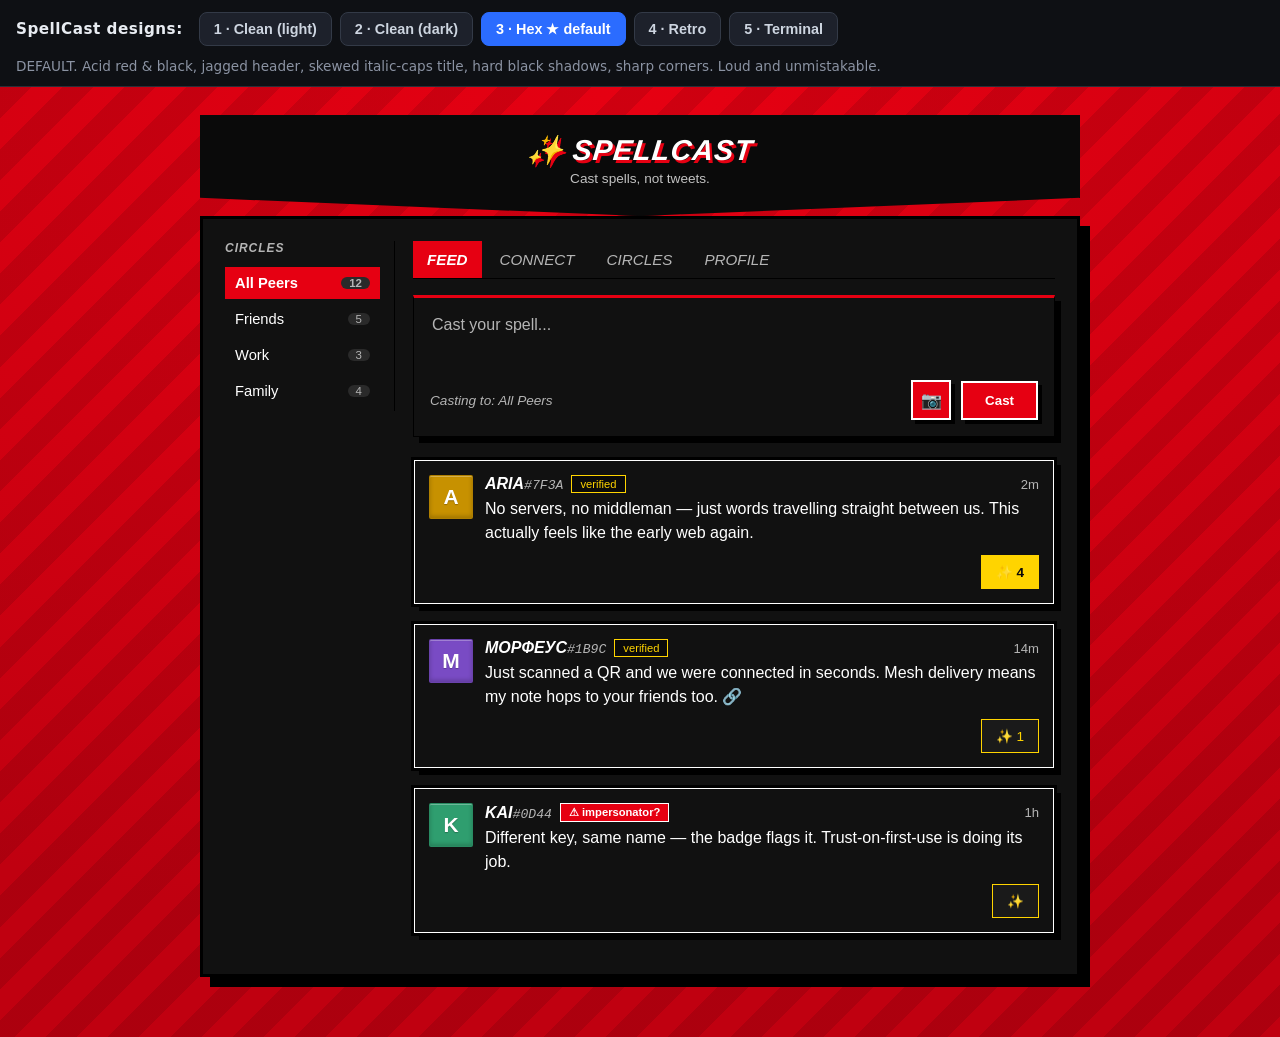
<file: docs/design-mockups.html>
<!DOCTYPE html>
<html lang="en">
<head>
<meta charset="UTF-8">
<meta name="viewport" content="width=device-width, initial-scale=1.0">
<title>SpellCast — Design Mockups</title>
<style>
/* =====================================================================
   SpellCast design preview — mirrors the SHIPPING themes in
   src/styles.css (token values + structural rules kept in sync).
   Themes: Clean (light) · Clean (dark) · Hex (default) · Retro · Terminal.
   Standalone mockup: inline styles/script are fine here.
   ===================================================================== */

* { box-sizing: border-box; }

body {
    margin: 0; padding: 0;
    background: #15171c; color: #e8ecf2;
    font-family: system-ui, -apple-system, 'Segoe UI', sans-serif;
}

/* ---- Switcher bar ---- */
.switcher {
    position: sticky; top: 0; z-index: 50;
    display: flex; flex-wrap: wrap; align-items: center; gap: 8px;
    padding: 12px 16px; background: #0e1014; border-bottom: 1px solid #2a2e38;
}
.switcher strong { margin-right: 8px; font-size: 0.95em; letter-spacing: 0.5px; }
.switcher button {
    background: #1d212b; color: #cdd5e0; border: 1px solid #333a47;
    border-radius: 8px; padding: 8px 14px; font-size: 0.9em; cursor: pointer; font-weight: 600;
}
.switcher button.active { background: #2b6cff; border-color: #2b6cff; color: #fff; }
.switcher .desc { flex: 1 1 100%; color: #8b93a3; font-size: 0.85em; margin-top: 4px; }

/* ---- Stage ---- */
.stage {
    min-height: calc(100vh - 60px);
    padding: 28px 16px 60px;
    background: var(--bg);
    transition: background 0.25s ease;
}

/* =====================================================================
   Shared structure (driven by per-design custom properties)
   ===================================================================== */
.app { max-width: 880px; margin: 0 auto; font-family: var(--font); color: var(--ink); }

.hdr {
    background: var(--hdr-bg, var(--accent));
    border: var(--hdr-border, none);
    border-radius: var(--radius) var(--radius) 0 0;
    padding: 18px 22px; text-align: center; box-shadow: var(--shadow); position: relative;
}
.hdr h1 {
    margin: 0; font-family: var(--font-display); font-size: 1.8em;
    font-weight: var(--title-weight, 700); color: var(--hdr-ink, var(--on-accent));
    letter-spacing: var(--title-spacing, 0.3px);
}
.hdr-sub { margin-top: 4px; color: var(--hdr-ink, var(--on-accent)); opacity: 0.75; font-size: 0.85em; }

.panelwrap {
    background: var(--surface, var(--panel));
    border-radius: 0 0 var(--radius) var(--radius);
    box-shadow: var(--shadow); padding: 22px;
}

.body { display: flex; gap: 18px; align-items: flex-start; }

.sidebar { width: 170px; flex-shrink: 0; border-right: 1px solid var(--border); padding-right: 14px; }
.sidebar h3 {
    margin: 0 0 12px; font-size: 0.75em; text-transform: uppercase;
    letter-spacing: 0.08em; color: var(--muted); font-family: var(--font-display);
}
.circle {
    display: flex; justify-content: space-between; align-items: center;
    padding: 8px 10px; margin-bottom: 4px; border-radius: calc(var(--radius) * 0.5);
    cursor: pointer; font-size: 0.92em;
}
.circle .count { background: var(--chip); color: var(--muted); border-radius: 10px; padding: 0 8px; font-size: 0.78em; }
.circle.active { background: var(--accent-tint); color: var(--accent); font-weight: 700; }

.main { flex: 1; min-width: 0; }

.tabs { display: flex; gap: 4px; margin-bottom: 16px; border-bottom: 1px solid var(--border); }
.tab { padding: 10px 14px; cursor: pointer; color: var(--muted); position: relative; font-size: 0.95em; }
.tab.active { color: var(--accent); font-weight: 700; }
.tab.active::after {
    content: ''; position: absolute; left: 10px; right: 10px; bottom: -1px;
    height: 2px; background: var(--accent); border-radius: 2px;
}

.compose {
    background: var(--panel); border: 1px solid var(--border);
    border-top: 3px solid var(--accent);           /* accent "anchor" edge, all themes */
    border-radius: var(--radius); padding: 16px; margin-bottom: 22px;
    box-shadow: var(--shadow-soft, var(--shadow));
}
.compose textarea {
    width: 100%; border: none; background: transparent; resize: none;
    font-family: inherit; font-size: 1em; color: var(--ink); min-height: 56px; outline: none;
}
.compose textarea::placeholder { color: var(--muted); }
.compose-actions { display: flex; align-items: center; gap: 10px; margin-top: 6px; }
.cast-target { color: var(--muted); font-size: 0.85em; font-style: italic; margin-right: auto; }

/* 📷 image button — present in every design, follows the theme */
.img-btn {
    width: 40px; height: 40px; flex-shrink: 0;
    display: inline-flex; align-items: center; justify-content: center;
    background: var(--btn-bg, var(--accent)); color: var(--on-accent);
    border: var(--btn-border, none); border-radius: var(--btn-radius, 8px);
    box-shadow: var(--btn-shadow, none); cursor: pointer; font-size: 1.05em;
}
.btn {
    background: var(--btn-bg, var(--accent)); color: var(--on-accent);
    border: var(--btn-border, none); border-radius: var(--btn-radius, 8px);
    padding: 10px 22px; font-weight: 700; cursor: pointer;
    box-shadow: var(--btn-shadow, none); font-family: var(--font);
}

.spell {
    display: flex; gap: 12px; align-items: flex-start;
    background: var(--panel); border: 1px solid var(--border);
    border-radius: var(--radius); padding: 14px; margin-bottom: 18px;
    box-shadow: var(--shadow-soft, var(--shadow)); position: relative;
}
/* Letter-tile avatars — beveled & per-identity coloured in every theme (as the app does) */
.tile {
    width: 44px; height: 44px; flex-shrink: 0; border-radius: var(--tile-radius, 8px);
    display: flex; align-items: center; justify-content: center;
    font-family: var(--font-display); font-weight: 800; font-size: 21px; color: #fff;
    background: var(--tile, #888);
    border: var(--tile-border, 1px solid rgba(0,0,0,0.12));
    box-shadow: var(--tile-shadow, inset 0 1px 0 rgba(255,255,255,0.3), inset 0 -2px 4px rgba(0,0,0,0.2));
    text-shadow: var(--tile-text-shadow, 0 1px 1px rgba(0,0,0,0.25));
}
.spell-body { flex: 1; min-width: 0; }
.spell-head { display: flex; align-items: center; gap: 8px; margin-bottom: 4px; flex-wrap: wrap; }
.handle { font-weight: 700; font-family: var(--font-display); }
.fp { color: var(--muted); font-weight: 400; font-size: 0.82em; font-family: var(--font-mono, monospace); }
.time { color: var(--muted); font-size: 0.82em; margin-left: auto; }
.badge { font-size: 0.7em; padding: 2px 8px; border-radius: var(--radius-pill, 999px); white-space: nowrap; }
.badge.ok { background: var(--ok-bg); color: var(--ok); border: 1px solid var(--ok-bd); }
.badge.warn { background: var(--warn-bg); color: var(--warn); border: 1px solid var(--warn-bd); font-weight: 700; }
.spell-text { margin: 4px 0 0; line-height: 1.5; }
.spell-actions { display: flex; gap: 8px; justify-content: flex-end; margin-top: 10px; }
.spark {
    display: inline-flex; align-items: center; min-height: 34px;
    background: var(--spark-bg); color: var(--spark); border: 1px solid var(--spark-bd);
    border-radius: var(--radius-pill, 999px); padding: 6px 14px; font-size: 0.85em; cursor: pointer; font-family: var(--font);
}
.spark.gold { background: var(--gold-bg); color: var(--gold); border-color: var(--gold-bd); font-weight: 700; }

/* =====================================================================
   CLEAN (light) — flat, modern, business
   ===================================================================== */
[data-design="clean"] .stage { --bg: #f6f7f9; }
[data-design="clean"] {
    --font: 'Inter', 'Segoe UI', system-ui, -apple-system, 'Helvetica Neue', Arial, sans-serif;
    --font-display: 'Inter', 'Segoe UI', system-ui, -apple-system, sans-serif;
    --font-mono: 'SFMono-Regular', 'Cascadia Code', Consolas, monospace;
    --panel: #ffffff; --surface: #ffffff; --ink: #16191d; --muted: #687385;
    --accent: #2f6bed; --on-accent: #ffffff;
    --hdr-bg: #ffffff; --hdr-ink: #16191d; --hdr-border: 1px solid #e7e9ee;
    --border: #e7e9ee; --chip: #eef1f5; --accent-tint: #e9f0fe;
    --radius: 12px; --tile-radius: 8px; --radius-pill: 999px;
    --title-weight: 700; --title-spacing: -0.4px;
    --shadow: 0 1px 3px rgba(16,24,40,0.08); --shadow-soft: 0 1px 2px rgba(16,24,40,0.06);
    --spark-bg: #f1f4f8; --spark: #4a5566; --spark-bd: #e1e5ec;
    --gold-bg: #fef3e2; --gold: #b76e00; --gold-bd: #f3d6a6;
    --ok-bg: #e7f6ee; --ok: #0a7d44; --ok-bd: #b9e6cd;
    --warn-bg: #fdeaec; --warn: #c5283d; --warn-bd: #f4c4ca;
    --btn-bg: #2f6bed; --btn-radius: 8px; --btn-shadow: 0 1px 2px rgba(47,107,237,0.25);
}
[data-design="clean"] .spell { box-shadow: var(--shadow-soft); }

/* =====================================================================
   CLEAN (dark) — same language, slate dark
   ===================================================================== */
[data-design="clean-dark"] .stage { --bg: #0f1115; }
[data-design="clean-dark"] {
    --font: 'Inter', 'Segoe UI', system-ui, -apple-system, 'Helvetica Neue', Arial, sans-serif;
    --font-display: 'Inter', 'Segoe UI', system-ui, -apple-system, sans-serif;
    --font-mono: 'SFMono-Regular', 'Cascadia Code', Consolas, monospace;
    --panel: #171a21; --surface: #171a21; --ink: #e7eaf0; --muted: #9aa4b4;
    --accent: #5a96ff; --on-accent: #ffffff;
    --hdr-bg: #171a21; --hdr-ink: #e7eaf0; --hdr-border: 1px solid #262b35;
    --border: #262b35; --chip: #232834; --accent-tint: rgba(90,150,255,0.16);
    --radius: 12px; --tile-radius: 8px; --radius-pill: 999px;
    --title-weight: 700; --title-spacing: -0.4px;
    --shadow: 0 1px 3px rgba(0,0,0,0.50); --shadow-soft: 0 1px 2px rgba(0,0,0,0.40);
    --spark-bg: rgba(170,180,196,0.12); --spark: #aab4c4; --spark-bd: rgba(170,180,196,0.30);
    --gold-bg: rgba(240,178,82,0.18); --gold: #f0b252; --gold-bd: rgba(240,178,82,0.45);
    --ok-bg: rgba(61,220,132,0.16); --ok: #3ddc84; --ok-bd: rgba(61,220,132,0.40);
    --warn-bg: rgba(255,107,107,0.16); --warn: #ff6b6b; --warn-bd: rgba(255,107,107,0.40);
    --btn-bg: #3b7bff; --btn-radius: 8px; --btn-shadow: 0 1px 2px rgba(0,0,0,0.40);
}
[data-design="clean-dark"] .spell { box-shadow: var(--shadow-soft); }

/* =====================================================================
   HEX (default) — acid red / black, skewed title, hard shadows
   ===================================================================== */
[data-design="hex"] .stage {
    --bg: #e60012;
    background-image:
        repeating-linear-gradient(135deg, rgba(0,0,0,0.10) 0 22px, transparent 22px 44px),
        radial-gradient(120% 90% at 50% 0%, #e60012 0%, #c00010 100%);
}
[data-design="hex"] {
    --font: 'Helvetica Neue', Arial, sans-serif;
    --font-display: 'Arial Black', Impact, 'Helvetica Neue', sans-serif;
    --font-mono: 'Courier New', monospace;
    --panel: #111111; --surface: #111111; --ink: #ffffff; --muted: #b5b5b5;
    --accent: #e60012; --on-accent: #ffffff;
    --hdr-bg: #0a0a0a; --hdr-ink: #ffffff; --hdr-border: none;
    --border: #000000; --chip: #2a2a2a; --accent-tint: #e60012;
    --radius: 0px; --tile-radius: 2px; --radius-pill: 0px;
    --shadow: 10px 10px 0 #000; --shadow-soft: 6px 6px 0 #000;
    --spark-bg: #1a1a1a; --spark: #ffd400; --spark-bd: #ffd400;
    --gold-bg: #ffd400; --gold: #0a0a0a; --gold-bd: #ffd400;
    --ok-bg: #0a0a0a; --ok: #ffd400; --ok-bd: #ffd400;
    --warn-bg: #e60012; --warn: #fff; --warn-bd: #fff;
    --btn-bg: #e60012; --btn-radius: 0; --btn-border: 2px solid #fff; --btn-shadow: 4px 4px 0 #000;
}
[data-design="hex"] .panelwrap { border: 3px solid #000; }
[data-design="hex"] .hdr {
    clip-path: polygon(0 0, 100% 0, 100% 82%, 50% 100%, 0 82%);
    padding-bottom: 30px;
}
[data-design="hex"] .hdr h1 {
    font-style: italic; text-transform: uppercase; letter-spacing: 1px;
    transform: skewX(-6deg); text-shadow: 3px 3px 0 #e60012;
}
[data-design="hex"] .handle,
[data-design="hex"] .tab,
[data-design="hex"] .sidebar h3 { text-transform: uppercase; font-style: italic; }
[data-design="hex"] .tab.active { background: #e60012; color: #fff; }
[data-design="hex"] .tab.active::after { display: none; }
[data-design="hex"] .circle.active { color: #fff; }            /* accent-tint == accent (red) */
[data-design="hex"] .spell { border: 2px solid #fff; outline: 3px solid #000; outline-offset: -1px; }

/* =====================================================================
   Retro — flat colour, thick borders, hard offset shadows
   ===================================================================== */
[data-design="brutalist"] .stage { --bg: #f5f1e6; }
[data-design="brutalist"] {
    --font: 'Helvetica Neue', Arial, sans-serif;
    --font-display: 'Helvetica Neue', 'Arial Black', sans-serif;
    --font-mono: 'Courier New', monospace;
    --panel: #ffffff; --surface: #fffdf5; --ink: #141414; --muted: #5a5a5a;
    --accent: #ff5a36; --on-accent: #fff;
    --hdr-bg: #ffd23f; --hdr-ink: #141414; --hdr-border: 3px solid #141414;
    --border: #141414; --chip: #ffe08a; --accent-tint: #ffd23f;
    --radius: 6px; --tile-radius: 6px; --radius-pill: 6px;
    --title-weight: 900; --title-spacing: -0.5px;
    --shadow: 7px 7px 0 #141414; --shadow-soft: 4px 4px 0 #141414;
    --tile-shadow: 2px 2px 0 #141414;
    --spark-bg: #c4f0ff; --spark: #0a6e8f; --spark-bd: #141414;
    --gold-bg: #ffd23f; --gold: #141414; --gold-bd: #141414;
    --ok-bg: #b8f5c9; --ok: #146c33; --ok-bd: #141414;
    --warn-bg: #ffc2cf; --warn: #b00030; --warn-bd: #141414;
    --btn-bg: #ff5a36; --btn-radius: 6px; --btn-border: 2px solid #141414; --btn-shadow: 4px 4px 0 #141414;
}
[data-design="brutalist"] .panelwrap { border: 3px solid #141414; border-top: none; }
[data-design="brutalist"] .spell, [data-design="brutalist"] .compose { border-width: 2px; }
[data-design="brutalist"] .sidebar h3, [data-design="brutalist"] .tab { text-transform: uppercase; letter-spacing: 0.04em; }

/* =====================================================================
   TERMINAL — neon green on black, mono, scanlines, prompts
   ===================================================================== */
[data-design="terminal"] .stage {
    --bg: #070a07;
    background-image:
        repeating-linear-gradient(rgba(0,255,156,0.05) 0 1px, transparent 1px 3px),
        radial-gradient(120% 90% at 50% 0%, #070a07 0%, #050705 100%);
}
[data-design="terminal"] {
    --font: 'Cascadia Code', 'SF Mono', Consolas, 'Courier New', monospace;
    --font-display: 'Cascadia Code', Consolas, monospace;
    --font-mono: 'Cascadia Code', Consolas, monospace;
    --panel: #0c120c; --surface: #0a0f0a; --ink: #9dffce; --muted: #4f8f6c;
    --accent: #00ff9c; --on-accent: #04140c;
    --hdr-bg: #0a0f0a; --hdr-ink: #00ff9c; --hdr-border: 1px solid #1c3a2a;
    --border: #1c3a2a; --chip: #11241a; --accent-tint: rgba(0,255,156,0.12);
    --radius: 4px; --tile-radius: 4px; --radius-pill: 4px;
    --shadow: 0 0 24px rgba(0,255,156,0.10); --shadow-soft: 0 0 0 1px #1c3a2a;
    --tile-text-shadow: 0 0 8px rgba(0,255,156,0.7);
    --spark-bg: rgba(56,232,255,0.12); --spark: #38e8ff; --spark-bd: rgba(56,232,255,0.4);
    --gold-bg: rgba(0,255,156,0.16); --gold: #00ff9c; --gold-bd: rgba(0,255,156,0.5);
    --ok-bg: rgba(0,255,156,0.14); --ok: #00ff9c; --ok-bd: rgba(0,255,156,0.4);
    --warn-bg: rgba(255,107,107,0.16); --warn: #ff6b6b; --warn-bd: rgba(255,107,107,0.5);
    --btn-bg: #00ff9c; --btn-radius: 4px; --btn-shadow: 0 0 14px rgba(0,255,156,0.4);
}
[data-design="terminal"] .hdr h1 { text-shadow: 0 0 12px rgba(0,255,156,0.6); }
[data-design="terminal"] .handle::before { content: '@'; color: var(--muted); }
[data-design="terminal"] .spell-text::before { content: '> '; color: var(--muted); }
</style>
</head>
<body data-design="hex">

<div class="switcher">
    <strong>SpellCast designs:</strong>
    <button data-d="clean">1 · Clean (light)</button>
    <button data-d="clean-dark">2 · Clean (dark)</button>
    <button data-d="hex" class="active">3 · Hex ★ default</button>
    <button data-d="brutalist">4 · Retro</button>
    <button data-d="terminal">5 · Terminal</button>
    <span class="desc" id="desc"></span>
</div>

<div class="stage">
    <div class="app">
        <header class="hdr">
            <h1>✨ SpellCast</h1>
            <div class="hdr-sub">Cast spells, not tweets.</div>
        </header>

        <div class="panelwrap">
            <div class="body">
                <aside class="sidebar">
                    <h3>Circles</h3>
                    <div class="circle active">All Peers <span class="count">12</span></div>
                    <div class="circle">Friends <span class="count">5</span></div>
                    <div class="circle">Work <span class="count">3</span></div>
                    <div class="circle">Family <span class="count">4</span></div>
                </aside>

                <main class="main">
                    <nav class="tabs">
                        <span class="tab active">Feed</span>
                        <span class="tab">Connect</span>
                        <span class="tab">Circles</span>
                        <span class="tab">Profile</span>
                    </nav>

                    <div class="compose">
                        <textarea placeholder="Cast your spell..."></textarea>
                        <div class="compose-actions">
                            <span class="cast-target">Casting to: All Peers</span>
                            <button class="img-btn" title="Add image">📷</button>
                            <button class="btn">Cast</button>
                        </div>
                    </div>

                    <article class="spell">
                        <div class="tile" style="--tile:#c79100">A</div>
                        <div class="spell-body">
                            <div class="spell-head">
                                <span class="handle">Aria<span class="fp">#7f3a</span></span>
                                <span class="badge ok">verified</span>
                                <span class="time">2m</span>
                            </div>
                            <p class="spell-text">No servers, no middleman — just words travelling straight between us. This actually feels like the early web again.</p>
                            <div class="spell-actions"><button class="spark gold">✨ 4</button></div>
                        </div>
                    </article>

                    <article class="spell">
                        <div class="tile" style="--tile:#794bc4">M</div>
                        <div class="spell-body">
                            <div class="spell-head">
                                <span class="handle">Морфеус<span class="fp">#1b9c</span></span>
                                <span class="badge ok">verified</span>
                                <span class="time">14m</span>
                            </div>
                            <p class="spell-text">Just scanned a QR and we were connected in seconds. Mesh delivery means my note hops to your friends too. 🔗</p>
                            <div class="spell-actions"><button class="spark">✨ 1</button></div>
                        </div>
                    </article>

                    <article class="spell">
                        <div class="tile" style="--tile:#2f9e6f">K</div>
                        <div class="spell-body">
                            <div class="spell-head">
                                <span class="handle">kai<span class="fp">#0d44</span></span>
                                <span class="badge warn">⚠ impersonator?</span>
                                <span class="time">1h</span>
                            </div>
                            <p class="spell-text">Different key, same name — the badge flags it. Trust-on-first-use is doing its job.</p>
                            <div class="spell-actions"><button class="spark">✨</button></div>
                        </div>
                    </article>
                </main>
            </div>
        </div>
    </div>
</div>

<script>
const DESCS = {
    clean:        "Flat, modern, business-like. Neutral greys + a confident blue, Inter sans-serif, hairline borders, almost no shadow. Calm SaaS clarity.",
    "clean-dark": "Clean, but dark — slate surfaces, brighter blue accent. The night version of the business look.",
    hex:          "DEFAULT. Acid red & black, jagged header, skewed italic-caps title, hard black shadows, sharp corners. Loud and unmistakable.",
    brutalist:    "Flat colour, thick black outlines, hard offset shadows, no blur. Trendy, playful, confidently “not AI-generated.”",
    terminal:     "Neon green on black, monospaced, scanlines, @handles and > prompts. Hacker / decentralized-ethos look for a serverless P2P app."
};
const desc = document.getElementById('desc');
function setDesign(d) {
    document.body.dataset.design = d;
    desc.textContent = DESCS[d];
    document.querySelectorAll('.switcher button').forEach(b => b.classList.toggle('active', b.dataset.d === d));
}
document.querySelectorAll('.switcher button').forEach(b => b.addEventListener('click', () => setDesign(b.dataset.d)));
setDesign('hex');
</script>
</body>
</html>
</file>
